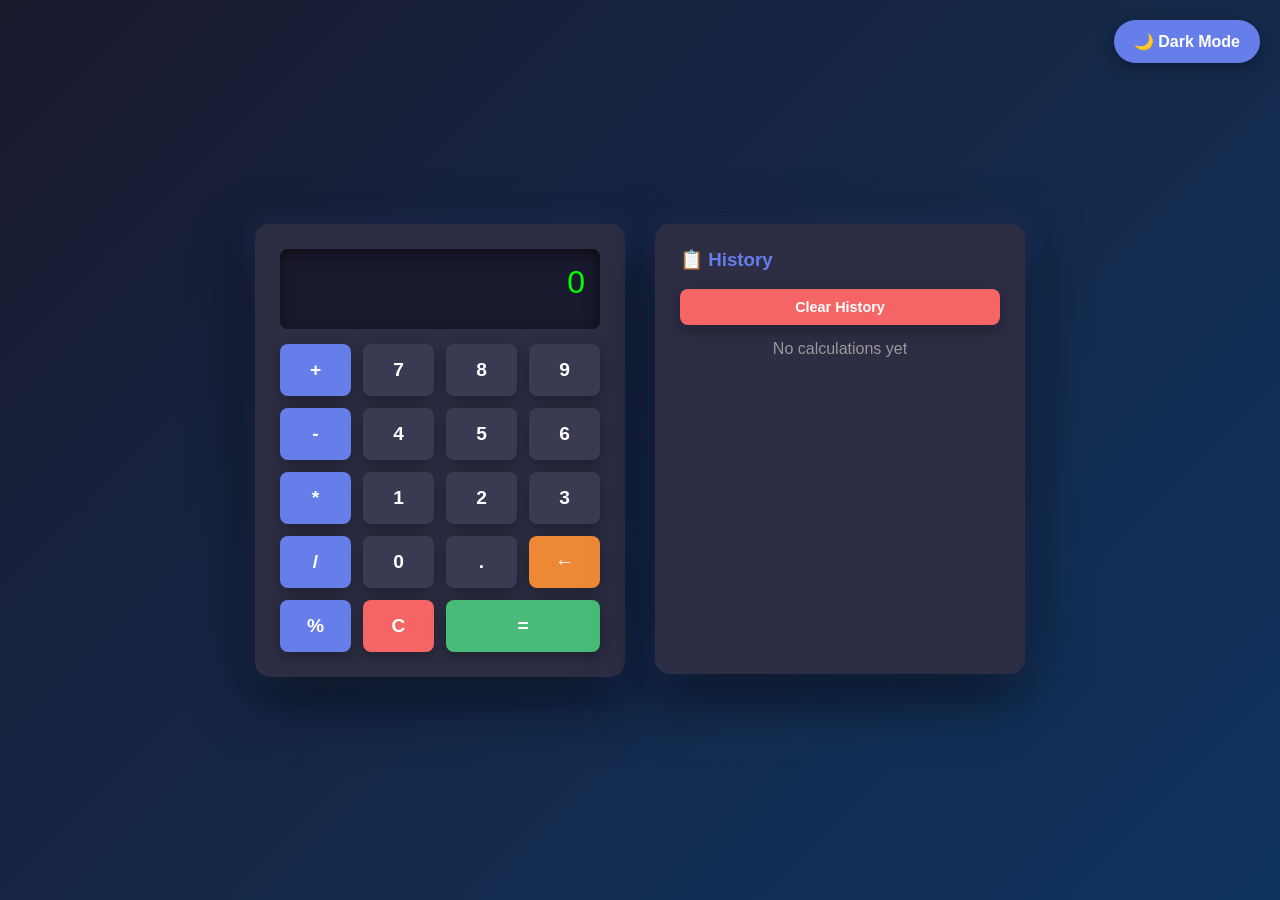
<file: AI-Calculator/index.html>
<!DOCTYPE html>
<html lang="en">
<head>
  <meta charset="UTF-8">
  <meta name="viewport" content="width=device-width, initial-scale=1.0">
  <title>Calculator with History</title>
  <style>
    * {
      transition: background-color 0.3s, color 0.3s;
    }

    body {
      font-family: Arial, sans-serif;
      display: flex;
      justify-content: center;
      align-items: center;
      min-height: 100vh;
      margin: 0;
      background: linear-gradient(135deg, #1a1a2e 0%, #0f3460 100%);
    }

    body.light-mode {
      background: linear-gradient(135deg, #f5f7fa 0%, #c3cfe2 100%);
    }
    
    .top-bar {
      position: absolute;
      top: 20px;
      right: 20px;
      z-index: 100;
    }

    .theme-toggle {
      background: #667eea;
      color: white;
      border: none;
      padding: 12px 20px;
      border-radius: 25px;
      cursor: pointer;
      font-size: 1em;
      box-shadow: 0 5px 15px rgba(0, 0, 0, 0.3);
      transition: all 0.3s;
    }

    .theme-toggle:hover {
      background: #5568d3;
      transform: translateY(-2px);
      box-shadow: 0 7px 20px rgba(0, 0, 0, 0.4);
    }

    body.light-mode .theme-toggle {
      background: #667eea;
    }
    
    .container {
      display: flex;
      gap: 30px;
      flex-wrap: wrap;
      justify-content: center;
      padding: 20px;
    }
    
    .calculator {
      background: #2d2d44;
      padding: 25px;
      border-radius: 15px;
      box-shadow: 0 20px 60px rgba(0, 0, 0, 0.6), 
                  0 0 30px rgba(102, 126, 234, 0.2);
      width: 320px;
    }

    body.light-mode .calculator {
      background: white;
      box-shadow: 0 20px 60px rgba(0, 0, 0, 0.15),
                  0 0 30px rgba(102, 126, 234, 0.1);
    }
    
    .display {
      background: #1a1a2e;
      color: #00ff00;
      font-size: 2em;
      padding: 15px;
      border-radius: 8px;
      text-align: right;
      margin-bottom: 15px;
      min-height: 50px;
      word-wrap: break-word;
      box-shadow: inset 0 5px 15px rgba(0, 0, 0, 0.5);
    }

    body.light-mode .display {
      background: #f0f0f0;
      color: #333;
      box-shadow: inset 0 5px 15px rgba(0, 0, 0, 0.1);
    }
    
    .buttons {
      display: grid;
      grid-template-columns: repeat(4, 1fr);
      gap: 12px;
    }
    
    button {
      padding: 15px;
      font-size: 1.2em;
      border: none;
      border-radius: 8px;
      cursor: pointer;
      background: #3a3a52;
      color: white;
      transition: all 0.2s;
      font-weight: bold;
      box-shadow: 0 5px 15px rgba(0, 0, 0, 0.3);
    }

    body.light-mode button {
      background: #f0f0f0;
      color: #333;
      box-shadow: 0 5px 15px rgba(0, 0, 0, 0.1);
    }
    
    button:hover {
      background: #4a4a62;
      transform: translateY(-2px);
      box-shadow: 0 8px 20px rgba(0, 0, 0, 0.4);
    }

    body.light-mode button:hover {
      background: #e0e0e0;
      box-shadow: 0 8px 20px rgba(0, 0, 0, 0.15);
    }
    
    button.operator {
      background: #667eea;
      color: white;
    }
    
    button.operator:hover {
      background: #5568d3;
      transform: translateY(-2px);
    }

    body.light-mode button.operator {
      background: #667eea;
      color: white;
    }
    
    button.equals {
      background: #48bb78;
      color: white;
      grid-column: span 2;
    }
    
    button.equals:hover {
      background: #38a169;
      transform: translateY(-2px);
    }
    
    button.clear {
      background: #f56565;
      color: white;
    }
    
    button.clear:hover {
      background: #e53e3e;
      transform: translateY(-2px);
    }

    button.backspace {
      background: #ed8936;
      color: white;
    }

    button.backspace:hover {
      background: #dd6b20;
      transform: translateY(-2px);
    }
    
    .history {
      background: #2d2d44;
      padding: 25px;
      border-radius: 15px;
      box-shadow: 0 20px 60px rgba(0, 0, 0, 0.6),
                  0 0 30px rgba(102, 126, 234, 0.2);
      width: 320px;
      max-height: 400px;
      overflow-y: auto;
    }

    body.light-mode .history {
      background: white;
      box-shadow: 0 20px 60px rgba(0, 0, 0, 0.15),
                  0 0 30px rgba(102, 126, 234, 0.1);
    }
    
    .history h3 {
      margin-top: 0;
      color: #667eea;
    }

    body.light-mode .history h3 {
      color: #667eea;
    }
    
    .history-item {
      padding: 12px;
      background: #3a3a52;
      margin-bottom: 10px;
      border-radius: 8px;
      border-left: 4px solid #667eea;
      font-family: monospace;
      cursor: pointer;
      transition: all 0.2s;
      color: #fff;
    }

    body.light-mode .history-item {
      background: #f9f9f9;
      color: #333;
    }
    
    .history-item:hover {
      background: #4a4a62;
      transform: translateX(5px);
      box-shadow: 0 5px 15px rgba(102, 126, 234, 0.3);
    }

    body.light-mode .history-item:hover {
      background: #efefef;
    }
    
    .history-empty {
      color: #999;
      text-align: center;
    }

    .history-controls {
      display: flex;
      gap: 10px;
      margin-bottom: 15px;
    }

    .clear-history-btn {
      flex: 1;
      background: #f56565;
      color: white;
      border: none;
      padding: 10px;
      border-radius: 8px;
      cursor: pointer;
      font-weight: bold;
      font-size: 0.9em;
      box-shadow: 0 5px 15px rgba(0, 0, 0, 0.3);
      transition: all 0.2s;
    }

    body.light-mode .clear-history-btn {
      background: #f56565;
      color: white;
    }

    .clear-history-btn:hover {
      background: #e53e3e;
      transform: translateY(-2px);
      box-shadow: 0 7px 20px rgba(0, 0, 0, 0.4);
    }

    /* Scrollbar styling */
    .history::-webkit-scrollbar {
      width: 8px;
    }

    .history::-webkit-scrollbar-track {
      background: #3a3a52;
      border-radius: 10px;
    }

    body.light-mode .history::-webkit-scrollbar-track {
      background: #f0f0f0;
    }

    .history::-webkit-scrollbar-thumb {
      background: #667eea;
      border-radius: 10px;
    }

    .history::-webkit-scrollbar-thumb:hover {
      background: #5568d3;
    }
  </style>
</head>
<body>
  <div class="top-bar">
    <button class="theme-toggle" onclick="toggleTheme()">🌙 Dark Mode</button>
  </div>

  <div class="container">
    <div class="calculator">
      <div class="display" id="display">0</div>
      <div class="buttons">
        <button class="operator" onclick="appendOperator('+')">+</button>
        <button onclick="appendNumber('7')">7</button>
        <button onclick="appendNumber('8')">8</button>
        <button onclick="appendNumber('9')">9</button>
        
        <button class="operator" onclick="appendOperator('-')">-</button>
        <button onclick="appendNumber('4')">4</button>
        <button onclick="appendNumber('5')">5</button>
        <button onclick="appendNumber('6')">6</button>
        
        <button class="operator" onclick="appendOperator('*')">*</button>
        <button onclick="appendNumber('1')">1</button>
        <button onclick="appendNumber('2')">2</button>
        <button onclick="appendNumber('3')">3</button>
        
        <button class="operator" onclick="appendOperator('/')">/</button>
        <button onclick="appendNumber('0')">0</button>
        <button onclick="appendNumber('.')">.</button>
        <button class="backspace" onclick="backspace()">←</button>
        
        <button class="operator" onclick="appendOperator('%')">%</button>
        <button class="clear" onclick="clearDisplay()">C</button>
        <button class="equals" onclick="calculate()">=</button>
      </div>
    </div>
    
    <div class="history">
      <h3>📋 History</h3>
      <div class="history-controls">
        <button class="clear-history-btn" onclick="clearHistory()">Clear History</button>
      </div>
      <div id="historyList" class="history-empty">No calculations yet</div>
    </div>
  </div>

  <script>
    let display = document.getElementById('display');
    let historyList = document.getElementById('historyList');
    let currentInput = '0';
    let operator = null;
    let previousValue = null;
    let history = [];
    let isDarkMode = true;

    function updateDisplay() {
      display.textContent = currentInput;
    }

    function appendNumber(num) {
      if (currentInput === '0' && num !== '.') {
        currentInput = num;
      } else if (num === '.' && currentInput.includes('.')) {
        return;
      } else {
        currentInput += num;
      }
      updateDisplay();
    }

    function appendOperator(op) {
      if (operator !== null && currentInput !== '') {
        calculate();
      }
      previousValue = currentInput;
      operator = op;
      currentInput = '0';
    }

    function calculate() {
      if (operator === null || previousValue === null) return;

      let result;
      const prev = parseFloat(previousValue);
      const current = parseFloat(currentInput);

      switch(operator) {
        case '+':
          result = prev + current;
          break;
        case '-':
          result = prev - current;
          break;
        case '*':
          result = prev * current;
          break;
        case '/':
          result = current !== 0 ? prev / current : 'Error';
          break;
        case '%':
          result = prev % current;
          break;
        default:
          return;
      }

      const calculation = `${prev} ${operator} ${current} = ${result}`;
      addToHistory(calculation);

      currentInput = result.toString();
      operator = null;
      previousValue = null;
      updateDisplay();
    }

    function clearDisplay() {
      currentInput = '0';
      operator = null;
      previousValue = null;
      updateDisplay();
    }

    function backspace() {
      if (currentInput.length > 1) {
        currentInput = currentInput.slice(0, -1);
      } else {
        currentInput = '0';
      }
      updateDisplay();
    }

    function addToHistory(calculation) {
      history.unshift(calculation);
      if (history.length > 10) {
        history.pop();
      }
      renderHistory();
    }

    function renderHistory() {
      if (history.length === 0) {
        historyList.innerHTML = '<div class="history-empty">No calculations yet</div>';
        return;
      }
      historyList.innerHTML = history.map((item, index) => 
        `<div class="history-item" onclick="useHistoryValue('${item}')">${item}</div>`
      ).join('');
    }

    function useHistoryValue(item) {
      const result = item.split('=')[1].trim();
      currentInput = result;
      updateDisplay();
    }

    function clearHistory() {
      if (confirm('Are you sure you want to clear all history?')) {
        history = [];
        renderHistory();
      }
    }

    function toggleTheme() {
      isDarkMode = !isDarkMode;
      const body = document.body;
      const themeToggle = document.querySelector('.theme-toggle');
      
      if (isDarkMode) {
        body.classList.remove('light-mode');
        themeToggle.textContent = '🌙 Dark Mode';
      } else {
        body.classList.add('light-mode');
        themeToggle.textContent = '☀️ Light Mode';
      }
    }

    // KEYBOARD SUPPORT
    document.addEventListener('keydown', (e) => {
      // Number keys (0-9)
      if (e.key >= '0' && e.key <= '9') {
        appendNumber(e.key);
      }
      
      // Decimal point
      if (e.key === '.') {
        appendNumber('.');
      }
      
      // Plus (+)
      if (e.key === '+') {
        appendOperator('+');
      }
      
      // Minus (-)
      if (e.key === '-') {
        appendOperator('-');
      }
      
      // Multiply (*)
      if (e.key === '*') {
        e.preventDefault();
        appendOperator('*');
      }
      
      // Divide (/)
      if (e.key === '/') {
        e.preventDefault();
        appendOperator('/');
      }
      
      // Percent (%)
      if (e.key === '%') {
        e.preventDefault();
        appendOperator('%');
      }
      
      // Calculate (Enter or =)
      if (e.key === 'Enter' || e.key === '=') {
        e.preventDefault();
        calculate();
      }
      
      // Backspace
      if (e.key === 'Backspace') {
        e.preventDefault();
        backspace();
      }
      
      // Clear (Escape)
      if (e.key === 'Escape') {
        clearDisplay();
      }
    });
  </script>
</body>
</html>
</file>
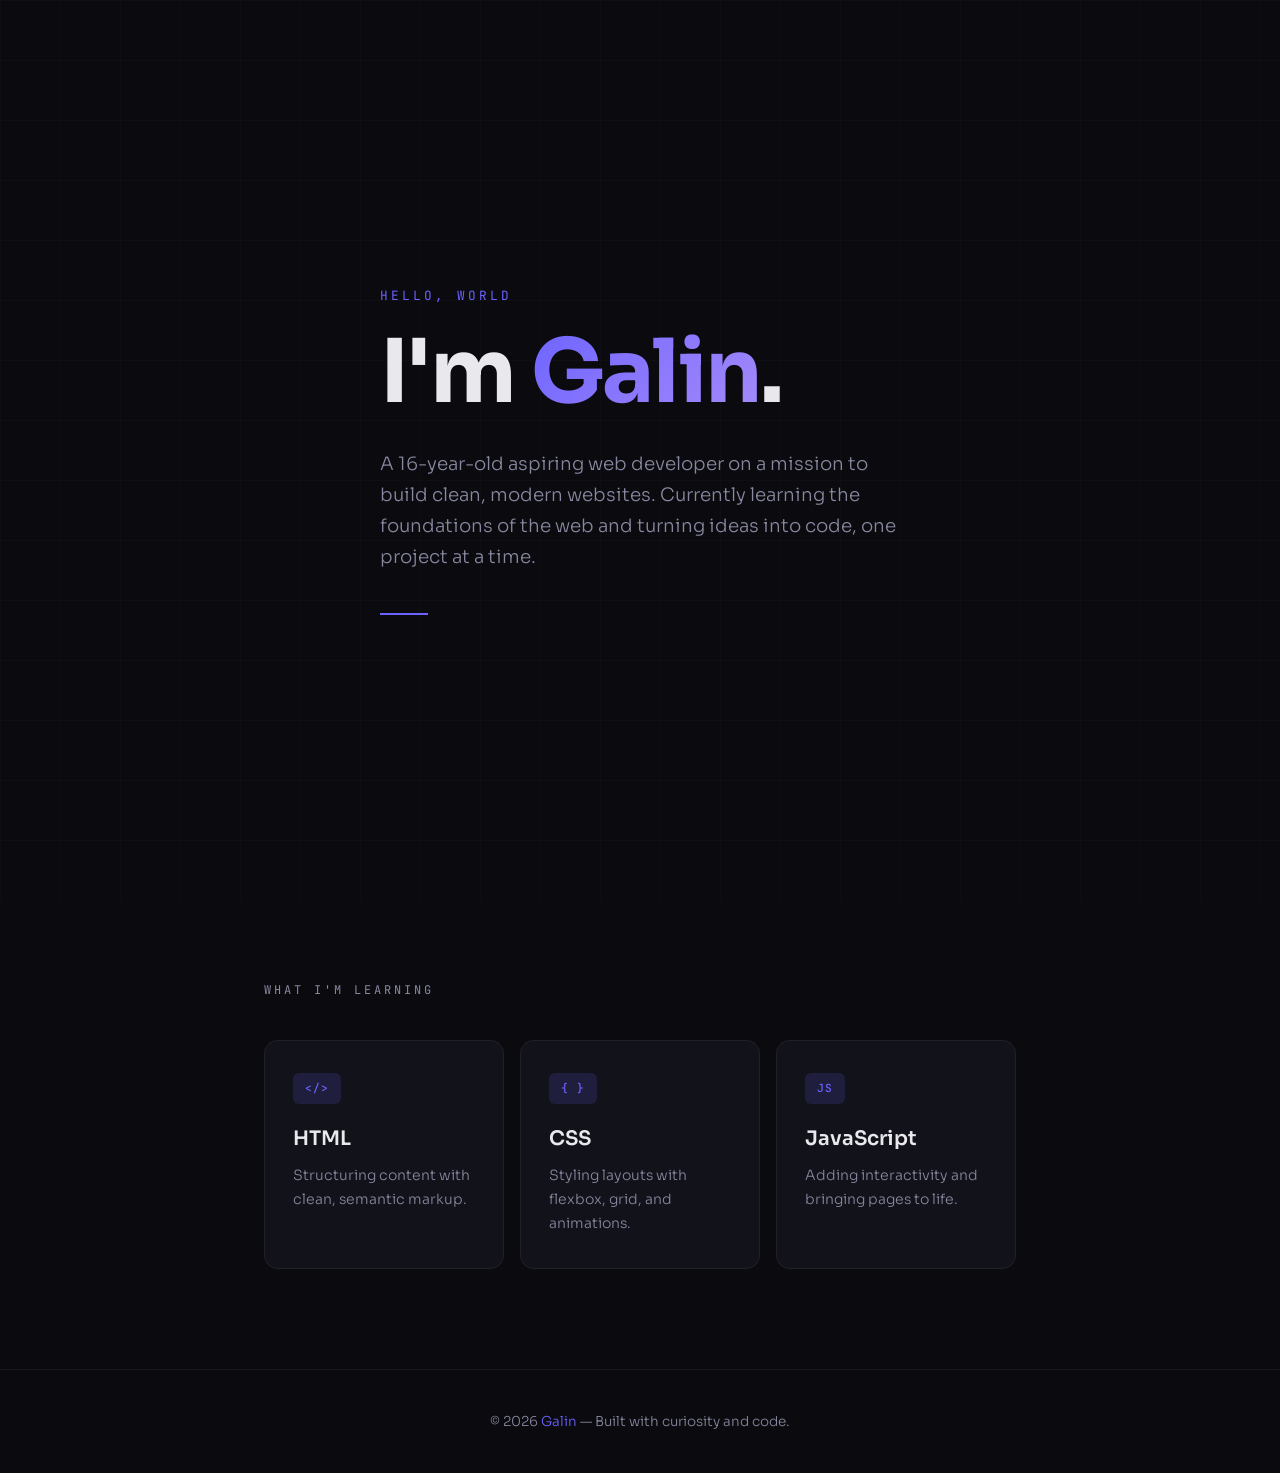
<file: my-first-repo/index.html>
<!DOCTYPE html>
<html lang="en">
<head>
    <meta charset="UTF-8">
    <meta name="viewport" content="width=device-width, initial-scale=1.0">
    <title>Galin — Web Developer</title>
    <link href="https://fonts.googleapis.com/css2?family=Sora:wght@300;400;600;700&family=JetBrains+Mono:wght@400;500&display=swap" rel="stylesheet">
    <style>
        :root {
            --bg-primary: #0a0a0f;
            --bg-card: #12121a;
            --bg-card-hover: #1a1a26;
            --text-primary: #e8e8ed;
            --text-secondary: #8888a0;
            --accent: #6c63ff;
            --accent-glow: rgba(108, 99, 255, 0.15);
            --border: rgba(255, 255, 255, 0.06);
        }

        * {
            margin: 0;
            padding: 0;
            box-sizing: border-box;
        }

        body {
            font-family: 'Sora', sans-serif;
            background: var(--bg-primary);
            color: var(--text-primary);
            line-height: 1.7;
            overflow-x: hidden;
        }

        /* Subtle grid background */
        body::before {
            content: '';
            position: fixed;
            inset: 0;
            background-image:
                linear-gradient(rgba(255,255,255,0.02) 1px, transparent 1px),
                linear-gradient(90deg, rgba(255,255,255,0.02) 1px, transparent 1px);
            background-size: 60px 60px;
            pointer-events: none;
            z-index: 0;
        }

        .container {
            max-width: 800px;
            margin: 0 auto;
            padding: 0 24px;
            position: relative;
            z-index: 1;
        }

        /* ── Hero ── */
        .hero {
            min-height: 100vh;
            display: flex;
            flex-direction: column;
            justify-content: center;
            padding: 80px 0;
        }

        .hero-label {
            font-family: 'JetBrains Mono', monospace;
            font-size: 0.8rem;
            color: var(--accent);
            letter-spacing: 3px;
            text-transform: uppercase;
            margin-bottom: 20px;
            opacity: 0;
            animation: fadeUp 0.6s ease forwards 0.2s;
        }

        .hero h1 {
            font-size: clamp(3rem, 8vw, 5.5rem);
            font-weight: 700;
            letter-spacing: -2px;
            line-height: 1.05;
            margin-bottom: 28px;
            opacity: 0;
            animation: fadeUp 0.6s ease forwards 0.4s;
        }

        .hero h1 span {
            background: linear-gradient(135deg, var(--accent), #a78bfa);
            -webkit-background-clip: text;
            -webkit-text-fill-color: transparent;
            background-clip: text;
        }

        .hero-bio {
            font-size: 1.15rem;
            color: var(--text-secondary);
            max-width: 520px;
            font-weight: 300;
            opacity: 0;
            animation: fadeUp 0.6s ease forwards 0.6s;
        }

        .hero-line {
            width: 48px;
            height: 2px;
            background: var(--accent);
            margin-top: 40px;
            opacity: 0;
            animation: fadeUp 0.6s ease forwards 0.8s;
        }

        /* ── Skills ── */
        .skills-section {
            padding: 80px 0 100px;
        }

        .section-title {
            font-family: 'JetBrains Mono', monospace;
            font-size: 0.75rem;
            letter-spacing: 3px;
            text-transform: uppercase;
            color: var(--text-secondary);
            margin-bottom: 40px;
        }

        .skills-grid {
            display: grid;
            grid-template-columns: repeat(auto-fit, minmax(220px, 1fr));
            gap: 16px;
        }

        .skill-card {
            background: var(--bg-card);
            border: 1px solid var(--border);
            border-radius: 14px;
            padding: 32px 28px;
            transition: all 0.35s ease;
            position: relative;
            overflow: hidden;
        }

        .skill-card::before {
            content: '';
            position: absolute;
            top: 0;
            left: 0;
            right: 0;
            height: 2px;
            background: linear-gradient(90deg, transparent, var(--accent), transparent);
            opacity: 0;
            transition: opacity 0.35s ease;
        }

        .skill-card:hover {
            background: var(--bg-card-hover);
            border-color: rgba(108, 99, 255, 0.2);
            transform: translateY(-4px);
            box-shadow: 0 16px 48px rgba(108, 99, 255, 0.08);
        }

        .skill-card:hover::before {
            opacity: 1;
        }

        .skill-icon {
            font-family: 'JetBrains Mono', monospace;
            font-size: 0.7rem;
            font-weight: 500;
            color: var(--accent);
            background: var(--accent-glow);
            display: inline-block;
            padding: 6px 12px;
            border-radius: 6px;
            margin-bottom: 18px;
            letter-spacing: 1px;
        }

        .skill-card h3 {
            font-size: 1.25rem;
            font-weight: 600;
            margin-bottom: 8px;
        }

        .skill-card p {
            font-size: 0.88rem;
            color: var(--text-secondary);
            font-weight: 300;
        }

        /* ── Footer ── */
        footer {
            border-top: 1px solid var(--border);
            padding: 40px 0;
            text-align: center;
        }

        footer p {
            font-size: 0.85rem;
            color: var(--text-secondary);
            font-weight: 300;
        }

        footer span {
            color: var(--accent);
        }

        /* ── Animations ── */
        @keyframes fadeUp {
            from {
                opacity: 0;
                transform: translateY(20px);
            }
            to {
                opacity: 1;
                transform: translateY(0);
            }
        }

        .skills-section, footer {
            opacity: 0;
            animation: fadeUp 0.6s ease forwards 1s;
        }

        /* ── Responsive ── */
        @media (max-width: 480px) {
            .skills-grid {
                grid-template-columns: 1fr;
            }
            .hero-bio {
                font-size: 1rem;
            }
        }
    </style>
</head>
<body>

    <!-- Hero -->
    <section class="hero">
        <div class="container">
            <p class="hero-label">Hello, world</p>
            <h1>I'm <span>Galin</span>.</h1>
            <p class="hero-bio">
                A 16-year-old aspiring web developer on a mission to build clean, 
                modern websites. Currently learning the foundations of the web and 
                turning ideas into code, one project at a time.
            </p>
            <div class="hero-line"></div>
        </div>
    </section>

    <!-- Skills -->
    <section class="skills-section">
        <div class="container">
            <p class="section-title">What I'm learning</p>
            <div class="skills-grid">
                <div class="skill-card">
                    <div class="skill-icon">&lt;/&gt;</div>
                    <h3>HTML</h3>
                    <p>Structuring content with clean, semantic markup.</p>
                </div>
                <div class="skill-card">
                    <div class="skill-icon">{ }</div>
                    <h3>CSS</h3>
                    <p>Styling layouts with flexbox, grid, and animations.</p>
                </div>
                <div class="skill-card">
                    <div class="skill-icon">JS</div>
                    <h3>JavaScript</h3>
                    <p>Adding interactivity and bringing pages to life.</p>
                </div>
            </div>
        </div>
    </section>

    <!-- Footer -->
    <footer>
        <div class="container">
            <p>&copy; 2026 <span>Galin</span> — Built with curiosity and code.</p>
        </div>
    </footer>

</body>
</html>
</file>
